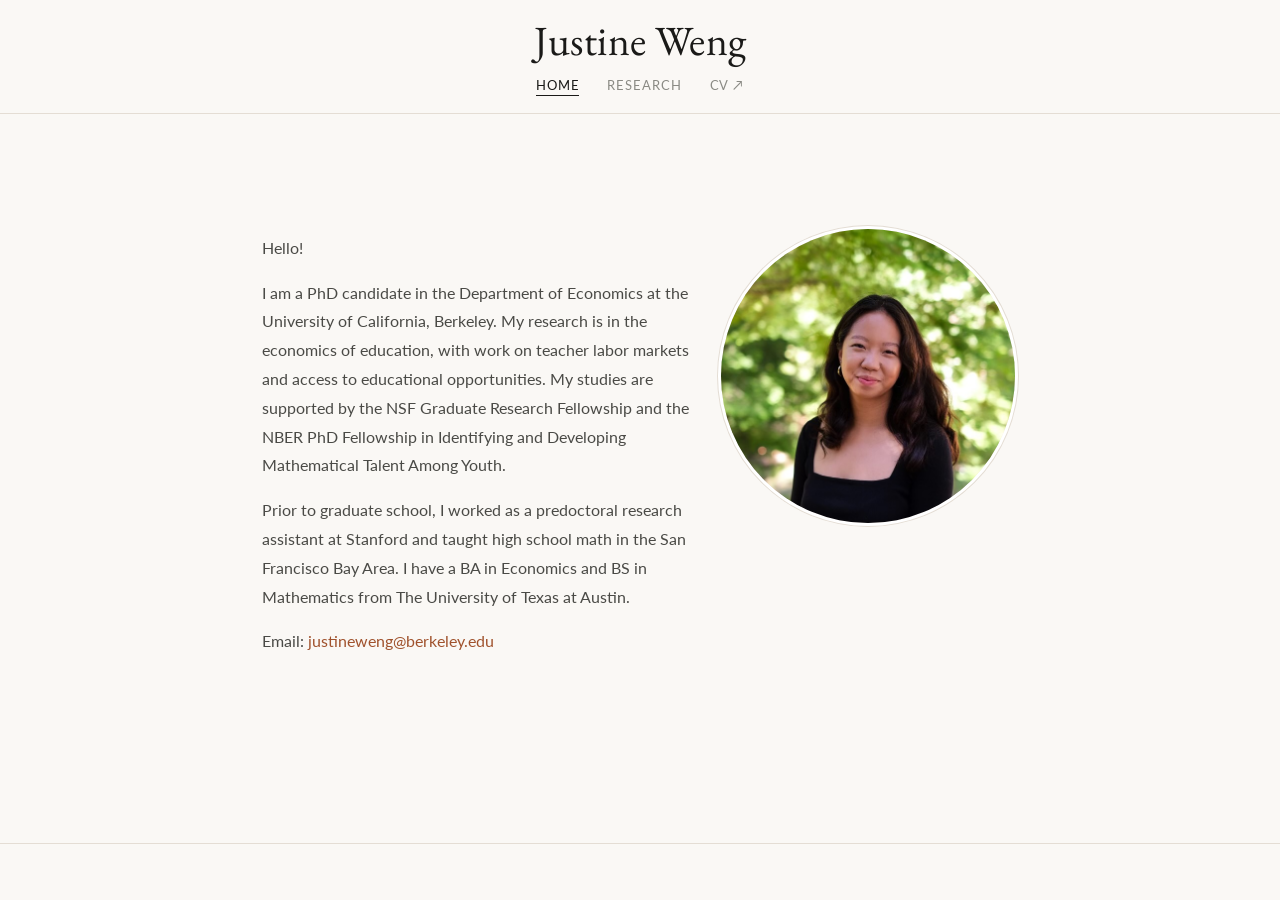
<file: index.html>
<!DOCTYPE html>
<html lang="en">
<head>
  <meta charset="UTF-8" />
  <meta name="viewport" content="width=device-width, initial-scale=1.0" />
  <title>Justine Weng</title>
  <link rel="preconnect" href="https://fonts.googleapis.com" />
  <link rel="preconnect" href="https://fonts.gstatic.com" crossorigin />
  <link href="https://fonts.googleapis.com/css2?family=EB+Garamond:ital,wght@0,400;0,500;1,400&family=Lato:wght@300;400;500&display=swap" rel="stylesheet" />
  <link rel="stylesheet" href="style.css" />
</head>
<body>

  <nav>
    <a href="index.html" class="nav-name">Justine Weng</a>
    <ul class="nav-links">
      <li><a href="index.html" class="active">Home</a></li>
      <li><a href="research.html">Research</a></li>
      <li><a href="JustineWeng_CV.pdf" target="_blank">CV ↗</a></li>
    </ul>
  </nav>

  <main>

    <section class="hero">
      <div class="container">
        <div class="hero-layout">
          <div>
            <p class="hero-bio">
              Hello!
            </p>
            <p class="hero-bio">
              I am a PhD candidate in the Department of Economics at the University of
              California, Berkeley. My research is in the economics of education, 
              with work on teacher labor markets and access to educational opportunities. 
              My studies are supported by the NSF Graduate Research Fellowship and the NBER
              PhD Fellowship in Identifying and Developing Mathematical Talent Among Youth.   
            </p>
            <p class="hero-bio">
              Prior to graduate school, I worked as a predoctoral research assistant at Stanford
              and taught high school math in the San Francisco Bay Area.
              I have a BA in Economics and BS in Mathematics from The University of Texas at Austin. 
            </p>
            <p class="hero-bio">
              Email: <a href="mailto:justineweng@berkeley.edu" class="text-link">justineweng@berkeley.edu</a>
              </p>
          </div>
          <div class="avatar-wrap">
            <img src="headshot.jpeg" alt="Justine Weng" style="width:100%;height:100%;object-fit:cover;object-position:center 40%" />
          </div>
        </div>
      </div>
    </section>

  </main>

  <footer>
  </footer>

</body>
</html>
</file>
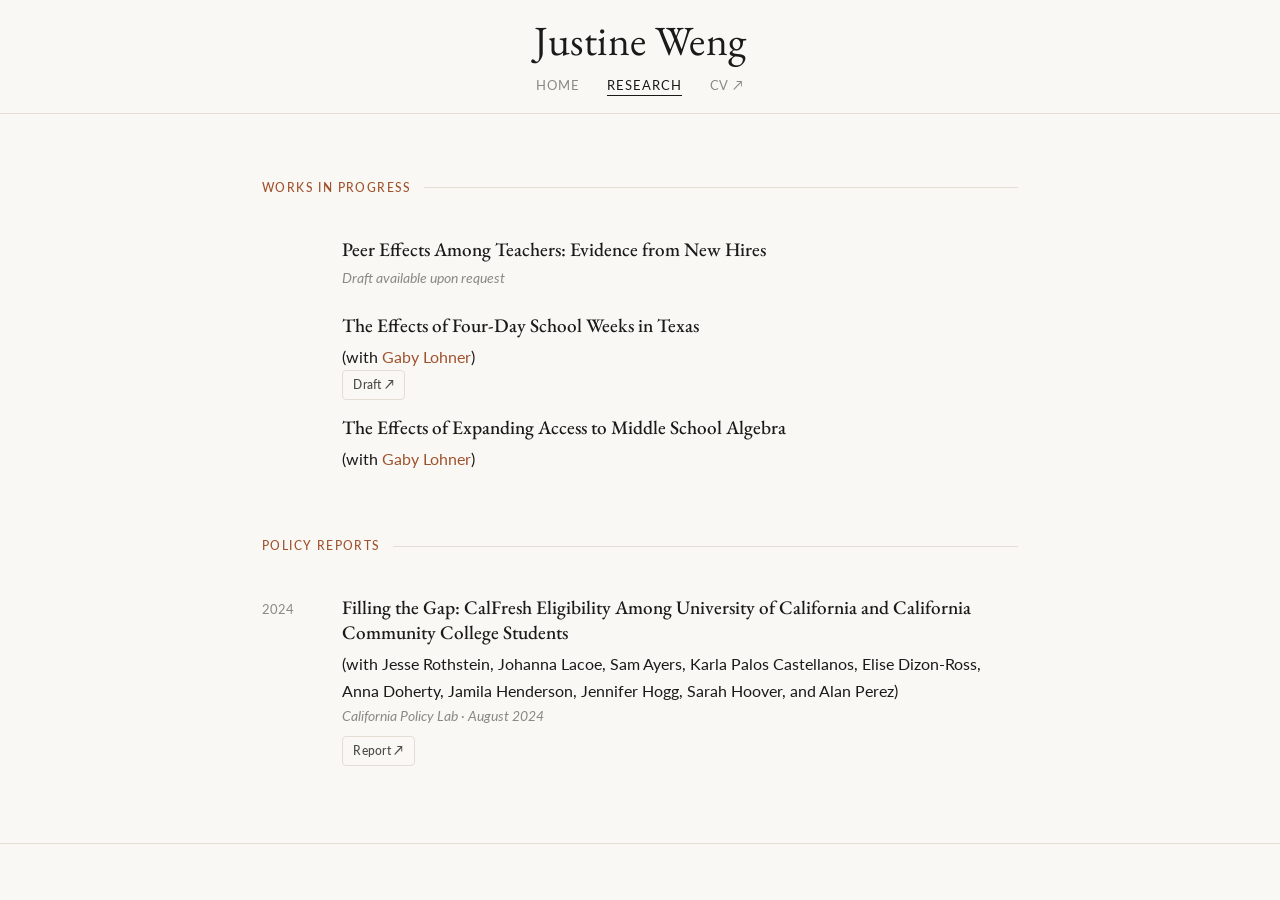
<file: research.html>
<!DOCTYPE html>
<html lang="en">
<head>
  <meta charset="UTF-8" />
  <meta name="viewport" content="width=device-width, initial-scale=1.0" />
  <title>Research — Justine Weng</title>
  <link rel="preconnect" href="https://fonts.googleapis.com" />
  <link rel="preconnect" href="https://fonts.gstatic.com" crossorigin />
  <link href="https://fonts.googleapis.com/css2?family=EB+Garamond:ital,wght@0,400;0,500;1,400&family=Lato:wght@300;400;500&display=swap" rel="stylesheet" />
  <link rel="stylesheet" href="style.css" />
</head>
<body>

  <nav>
    <a href="index.html" class="nav-name">Justine Weng</a>
    <ul class="nav-links">
      <li><a href="index.html">Home</a></li>
      <li><a href="research.html" class="active">Research</a></li>
      <li><a href="JustineWeng_CV.pdf" target="_blank">CV ↗</a></li>
    </ul>
  </nav>

  <main>
    <div style="padding: 4rem 0 2rem;">
      <div class="container">

        <div style="margin-bottom: 4rem;">
          <p class="section-label">Works in Progress</p>
          <div class="projects-list">

            <div class="project-item">
              <span class="project-year"></span>
              <div>
                <h3 class="project-title">Peer Effects Among Teachers: Evidence from New Hires</h3>
                <p class="project-venue">Draft available upon request</p>
              </div>
            </div>

            <div class="project-item">
              <span class="project-year"></span>
              <div>
                <h3 class="project-title">The Effects of Four-Day School Weeks in Texas</h3>
                <span class="project-coauthor">(with <a href="https://www.gabylohner.com" target="_blank" class="text-link">Gaby Lohner</a>)</span>
                <div class="project-links">
                  <a href="tx_fdsw_paper.pdf" class="chip">Draft ↗</a>
                </div>
              </div>
            </div>

            <div class="project-item">
              <span class="project-year"></span>
              <div>
                <h3 class="project-title">The Effects of Expanding Access to Middle School Algebra</h3>
                <span class="project-coauthor">(with <a href="https://www.gabylohner.com" target="_blank" class="text-link">Gaby Lohner</a>)</span>
                
              </div>
            </div>

          </div>
        </div>

        <div>
          <p class="section-label">Policy Reports</p>
          <div class="projects-list">

            <div class="project-item">
              <span class="project-year">2024</span>
              <div>
                <h3 class="project-title">Filling the Gap: CalFresh Eligibility Among University of California and California Community College Students</h3>
                 <p class="project-authors">(with Jesse Rothstein, Johanna Lacoe, Sam Ayers, Karla Palos Castellanos,
                  Elise Dizon-Ross, Anna Doherty, Jamila Henderson, Jennifer Hogg,
                  Sarah Hoover, and Alan Perez)</p>
                <p class="project-venue">California Policy Lab · August 2024</p>
                <div class="project-links">
                  <a href="https://capolicylab.org/filling-the-gap-calfresh-participation-among-university-of-california-and-california-community-college-students/" target="_blank" class="chip">Report ↗</a>
                </div>
              </div>
            </div>

          </div>
        </div>

      </div>
    </div>

  </main>

  <footer>
    
  </footer>

</body>
</html>
</file>
<file: style.css>
*, *::before, *::after { box-sizing: border-box; margin: 0; padding: 0; }

:root {
  --cream: #faf8f5;
  --white: #ffffff;
  --ink: #1a1a18;
  --ink-mid: #4a4a46;
  --ink-light: #8a8a84;
  --accent: #a0522d;
  --accent-light: #f5ede8;
  --border: #e4ddd4;
  --serif: 'EB Garamond', Georgia, serif;
  --sans: 'Lato', system-ui, sans-serif;
}

html { scroll-behavior: smooth; }

body {
  font-family: var(--sans);
  background: var(--cream);
  color: var(--ink);
  font-size: 16px;
  line-height: 1.7;
  -webkit-font-smoothing: antialiased;
  min-height: 100vh;
  display: flex;
  flex-direction: column;
}

main { flex: 1; }

/* ── NAV ── */
nav {
  position: sticky;
  top: 0;
  z-index: 100;
  background: rgba(250,248,245,0.95);
  backdrop-filter: blur(10px);
  border-bottom: 1px solid var(--border);
  padding: 1.25rem 2rem 1rem;
  display: flex;
  flex-direction: column;
  align-items: center;
  gap: 0.5rem;
}
 
.nav-name {
  font-family: var(--serif);
  font-size: 2.6rem;
  color: var(--ink);
  text-decoration: none;
  letter-spacing: 0.01em;
  line-height: 1;
}
 
.nav-links {
  display: flex;
  gap: 1.75rem;
  list-style: none;
}
 
.nav-links a {
  font-size: 0.8rem;
  font-weight: 400;
  letter-spacing: 0.07em;
  text-transform: uppercase;
  color: var(--ink-light);
  text-decoration: none;
  transition: color 0.2s;
  padding-bottom: 2px;
}
 
.nav-links a:hover,
.nav-links a.active {
  color: var(--ink);
  border-bottom: 1px solid var(--ink);
}
 

/* ── LAYOUT ── */
.container {
  max-width: 820px;
  margin: 0 auto;
  padding: 0 2rem;
}

section {
  padding: 5rem 0;
  border-bottom: 1px solid var(--border);
}

section:last-of-type { border-bottom: none; }

.section-label {
  font-size: 0.73rem;
  font-weight: 500;
  letter-spacing: 0.12em;
  text-transform: uppercase;
  color: var(--accent);
  margin-bottom: 2.5rem;
  display: flex;
  align-items: center;
  gap: 0.75rem;
}

.section-label::after {
  content: '';
  display: block;
  flex: 1;
  height: 1px;
  background: var(--border);
}

/* ── PAGE HEADER ── */
.page-header {
  padding: 4rem 0 3rem;
  border-bottom: 1px solid var(--border);
}

.page-header h1 {
  font-family: var(--serif);
  font-size: clamp(2rem, 4vw, 3rem);
  font-weight: 400;
  margin-bottom: 0.5rem;
}

.page-header p {
  color: var(--ink-mid);
  font-size: 1rem;
  max-width: 560px;
}

/* ── HERO ── */
.hero {
  padding: 7rem 0 5rem;
  border-bottom: 1px solid var(--border);
}

.hero-layout {
  display: grid;
  grid-template-columns: 1fr auto;
  gap: 1.5rem;
  align-items: start;
}

.hero-name {
  font-family: var(--serif);
  font-size: clamp(2.8rem, 6vw, 4.2rem);
  font-weight: 400;
  line-height: 1.1;
  letter-spacing: -0.01em;
  margin-bottom: 0.5rem;
}

.hero-title {
  font-family: var(--serif);
  font-size: 1.15rem;
  font-style: italic;
  color: var(--ink-mid);
  margin-bottom: 1.5rem;
}

.hero-bio {
  font-size: 1rem;
  color: var(--ink-mid);
  max-width: 520px;
  line-height: 1.8;
  margin-top: 0.5rem;
  margin-bottom: 1.0rem;
}

.hero-links {
  display: flex;
  flex-wrap: wrap;
  gap: 0.75rem;
  margin-top: 1.5rem;
}

/* ── BUTTONS ── */
.btn {
  display: inline-flex;
  align-items: center;
  gap: 0.4rem;
  font-family: var(--sans);
  font-size: 0.82rem;
  font-weight: 500;
  letter-spacing: 0.03em;
  padding: 0.55rem 1.1rem;
  border-radius: 4px;
  text-decoration: none;
  transition: all 0.2s;
  cursor: pointer;
  border: none;
}

.btn-primary { background: var(--ink); color: #fff; }
.btn-primary:hover { background: #2a2a26; }
.btn-outline { background: transparent; color: var(--ink); border: 1px solid var(--border); }
.btn-outline:hover { border-color: var(--ink-mid); background: var(--white); }

/* ── TEXT LINK ── */
.text-link { color: var(--accent); text-decoration: none; }
.text-link:hover { text-decoration: underline; }

/* ── AVATAR ── */
.avatar-wrap {
  width: 300px;
  height: 300px;
  border-radius: 50%;
  background: var(--accent-light);
  border: 3px solid var(--white);
  box-shadow: 0 0 0 1px var(--border);
  overflow: hidden;
  flex-shrink: 0;
  display: flex;
  align-items: center;
  justify-content: center;
}

.avatar-initials {
  font-family: var(--serif);
  font-size: 2.5rem;
  color: var(--accent);
}

/* ── ABOUT ── */
.about-section { padding: 5rem 0; border-bottom: 1px solid var(--border); }

.about-grid {
  display: grid;
  grid-template-columns: 1fr 1fr;
  gap: 3rem;
}

.about-body { font-size: 1rem; color: var(--ink-mid); line-height: 1.8; }
.about-body p + p { margin-top: 1rem; }

.info-list { list-style: none; display: flex; flex-direction: column; gap: 1rem; }
.info-list li { display: flex; flex-direction: column; gap: 0.15rem; }

.info-label {
  font-size: 0.71rem;
  letter-spacing: 0.1em;
  text-transform: uppercase;
  color: var(--ink-light);
  font-weight: 500;
}

.info-value { font-size: 0.95rem; color: var(--ink); }

/* ── TAGS ── */
.tags { display: flex; flex-wrap: wrap; gap: 0.5rem; margin-top: 1.5rem; }

.tag {
  font-size: 0.78rem;
  padding: 0.3rem 0.75rem;
  border-radius: 999px;
  background: var(--accent-light);
  color: var(--accent);
  font-weight: 500;
}

/* ── RECENT WORK ── */
.recent-section { padding: 5rem 0; }

.recent-header {
  display: flex;
  align-items: center;
  justify-content: space-between;
}

.recent-header .section-label { flex: 1; margin-bottom: 0; }

.see-all {
  font-size: 0.82rem;
  color: var(--accent);
  text-decoration: none;
  white-space: nowrap;
  margin-left: 1rem;
  margin-bottom: 2.5rem;
}

.see-all:hover { text-decoration: underline; }

/* ── PROJECTS ── */
.projects-list { display: flex; flex-direction: column; }

.project-item {
  padding: .5rem 0;
  display: grid;
  grid-template-columns: 56px 1fr;
  gap: 1.5rem;
  align-items: start;
}

.project-item:first-child { padding-top: 0; }
.project-item:last-child { border-bottom: none; padding-bottom: 0; }

.project-year { font-size: 0.8rem; color: var(--ink-light); padding-top: 0.2rem; }

.project-title {
  font-family: var(--serif);
  font-size: 1.2rem;
  font-weight: 500;
  margin-bottom: 0.25rem;
  line-height: 1.3;
}

.project-venue {
  font-size: 0.85rem;
  color: var(--ink-light);
  font-style: italic;
  margin-bottom: 0.5rem;
}

.project-desc {
  font-size: 0.93rem;
  color: var(--ink-mid);
  line-height: 1.65;
  margin-bottom: 0.75rem;
}

.project-links { display: flex; gap: 0.5rem; flex-wrap: wrap; }

.chip {
  font-size: 0.75rem;
  font-weight: 500;
  padding: 0.25rem 0.65rem;
  border: 1px solid var(--border);
  border-radius: 4px;
  color: var(--ink-mid);
  text-decoration: none;
  transition: all 0.15s;
  letter-spacing: 0.02em;
}

.chip:hover { border-color: var(--accent); color: var(--accent); }

/* ── FOOTER ── */
footer {
  padding: 1.75rem 2rem;
  font-size: 0.8rem;
  color: var(--ink-light);
  border-top: 1px solid var(--border);
}

.footer-inner {
  display: flex;
  justify-content: space-between;
  align-items: center;
}

footer a { color: var(--ink-light); text-decoration: none; }
footer a:hover { color: var(--accent); }

/* ── MOBILE ── */
@media (max-width: 640px) {
  nav { padding: 0 1.25rem; }
  .nav-links { gap: 1.25rem; }
  .container { padding: 0 1.25rem; }
  section { padding: 3.5rem 0; }
  .hero { padding: 4rem 0 3rem; }
  .hero-layout { grid-template-columns: 1fr; gap: 2rem; }
  .avatar-wrap { width: 100px; height: 100px; }
  .avatar-initials { font-size: 1.8rem; }
  .about-grid { grid-template-columns: 1fr; gap: 2rem; }
  .project-item { grid-template-columns: 1fr; gap: 0.25rem; }
  .footer-inner { flex-direction: column; gap: 0.35rem; text-align: center; }
  .page-header { padding: 3rem 0 2rem; }
}
</file>
